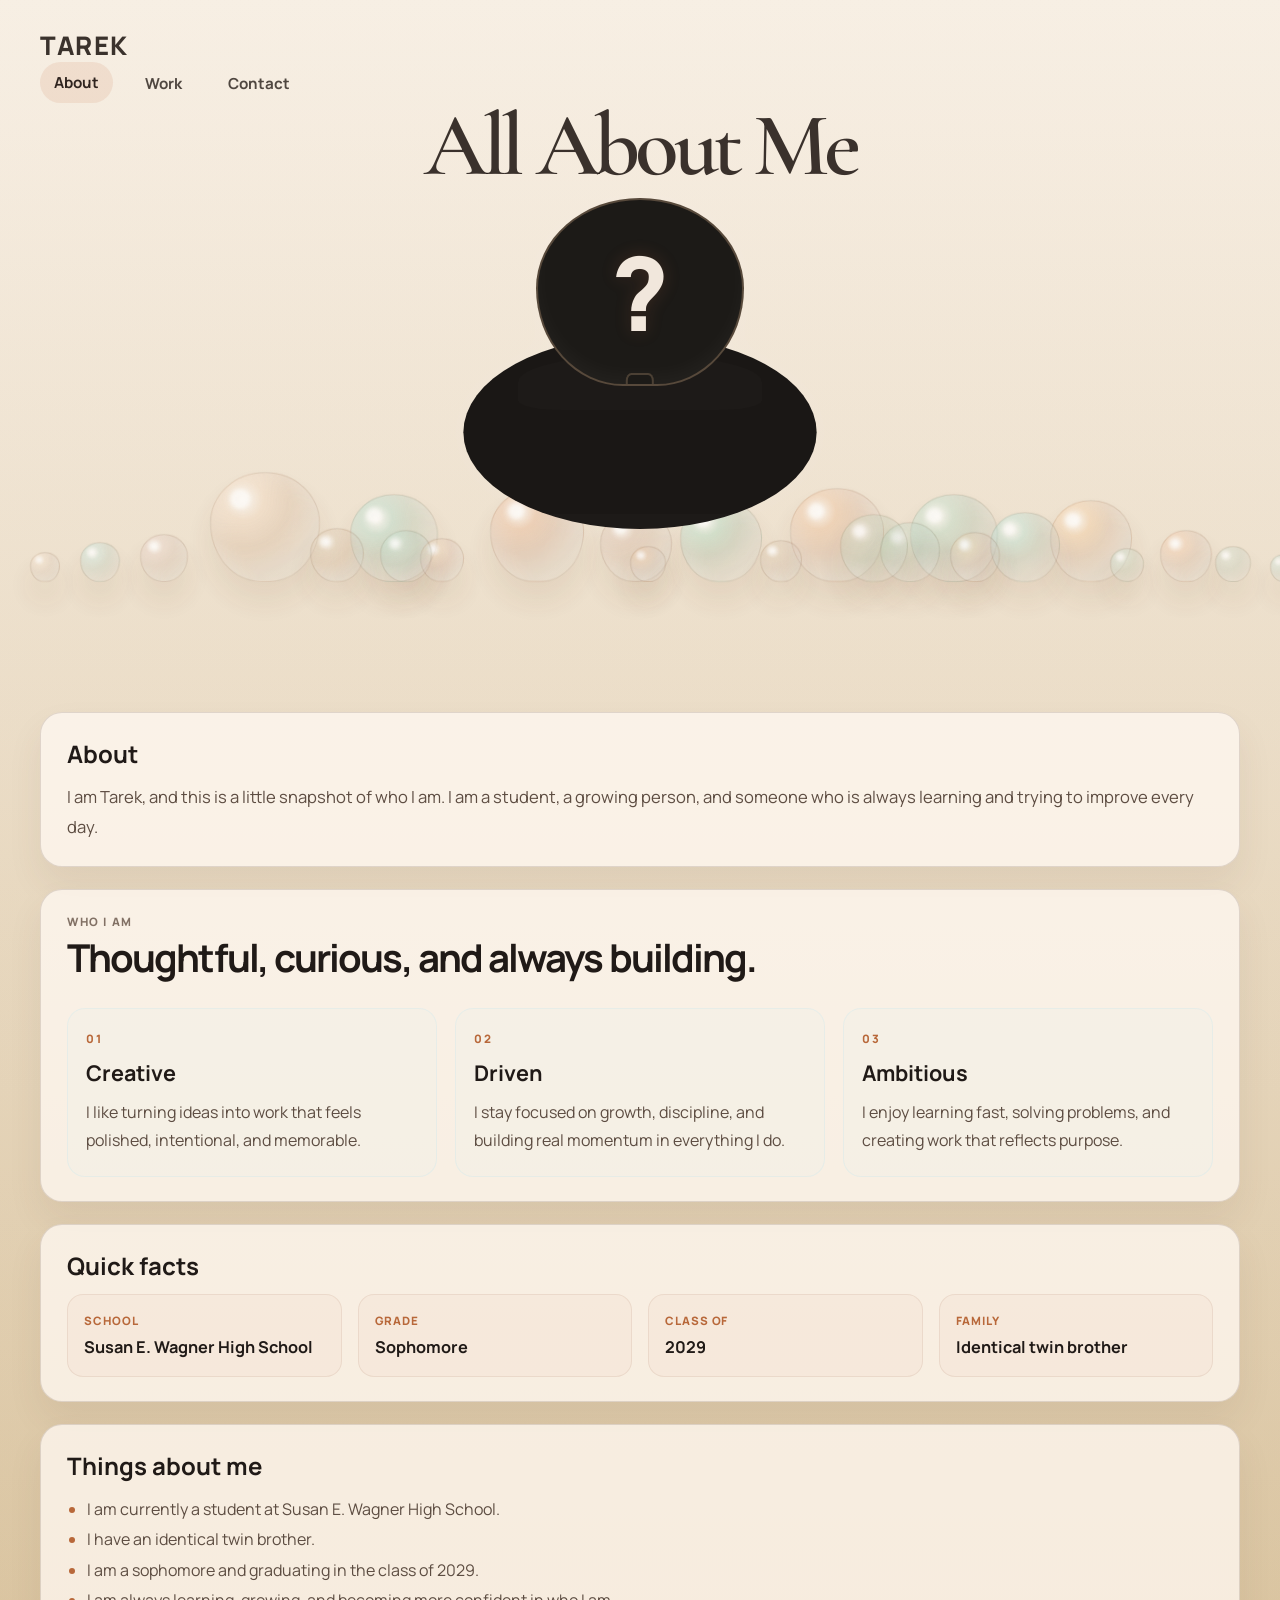
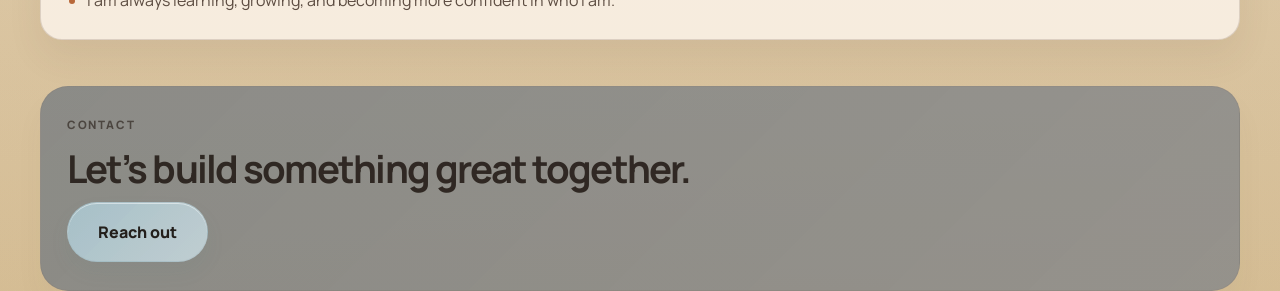
<file: index.html>
<!DOCTYPE html>
<html lang="en">
  <head>
    <meta charset="UTF-8" />
    <meta name="viewport" content="width=device-width, initial-scale=1.0" />
    <title>All About Me</title>
    <meta
      name="description"
      content="A personal website about me, including my story, interests, and goals."
    />
    <link rel="preconnect" href="https://fonts.googleapis.com" />
    <link rel="preconnect" href="https://fonts.gstatic.com" crossorigin />
    <link
      href="https://fonts.googleapis.com/css2?family=Cormorant+Garamond:wght@500;600;700&family=Manrope:wght@400;500;600;700;800&display=swap"
      rel="stylesheet"
    />
    <link rel="stylesheet" href="styles.css" />
  </head>
  <body>
    <div class="hero-shell">
      <div class="background-bubbles" aria-hidden="true">
        <span class="bubble bubble-one"></span>
        <span class="bubble bubble-two"></span>
        <span class="bubble bubble-three"></span>
        <span class="bubble bubble-four"></span>
        <span class="bubble bubble-five"></span>
        <span class="bubble bubble-six"></span>
        <span class="bubble bubble-seven"></span>
        <span class="bubble bubble-eight"></span>
        <span class="bubble bubble-nine"></span>
        <span class="bubble bubble-ten"></span>
        <span class="bubble bubble-eleven"></span>
        <span class="bubble bubble-twelve"></span>
        <span class="bubble bubble-thirteen"></span>
        <span class="bubble bubble-fourteen"></span>
        <span class="bubble bubble-fifteen"></span>
        <span class="bubble bubble-sixteen"></span>
        <span class="bubble bubble-seventeen"></span>
        <span class="bubble bubble-eighteen"></span>
        <span class="bubble bubble-nineteen"></span>
        <span class="bubble bubble-twenty"></span>
        <span class="bubble bubble-twenty-one"></span>
        <span class="bubble bubble-twenty-two"></span>
        <span class="bubble bubble-twenty-three"></span>
        <span class="bubble bubble-twenty-four"></span>
      </div>

      <div class="page-shell">
        <header class="hero reveal">
        <nav class="topbar">
          <div class="brand">Tarek</div>
          <div class="nav-links">
            <a href="#about" class="nav-link active">About</a>
            <a href="work.html" class="nav-link">Work</a>
            <a href="contact.html" class="nav-link">Contact</a>
          </div>
        </nav>

        <div class="hero-content">
          <div class="headline-block">
            <h1 id="page-title">All About Me</h1>
          </div>

          <div class="hero-figure" aria-hidden="true">
            <div class="figure-head">
              <div class="question-mark">?</div>
            </div>
            <div class="figure-body"></div>
          </div>
        </div>
        </header>

        <main class="content">
          <section class="about card reveal" id="about">
            <h2>About</h2>
            <p id="blurb">
              I’m Tarek — a driven, creative, and curious student who enjoys turning ideas into real work. I’m focused on growth, building meaningful projects, and learning the skills that help me stand out.
            </p>
          </section>

          <section class="story card reveal">
            <div class="story-header">
              <p class="eyebrow">Who I am</p>
              <h2>Thoughtful, curious, and always building.</h2>
            </div>

            <div class="story-grid">
              <article class="story-item">
                <span class="story-number">01</span>
                <h3>Creative</h3>
                <p>I like turning ideas into work that feels polished, intentional, and memorable.</p>
              </article>

              <article class="story-item">
                <span class="story-number">02</span>
                <h3>Driven</h3>
                <p>I stay focused on growth, discipline, and building real momentum in everything I do.</p>
              </article>

              <article class="story-item">
                <span class="story-number">03</span>
                <h3>Ambitious</h3>
                <p>I enjoy learning fast, solving problems, and creating work that reflects purpose.</p>
              </article>
            </div>
          </section>

          <section class="facts card reveal">
            <h2>Quick facts</h2>
            <div class="facts-grid" id="facts-grid">
              <div class="fact-item">
                <span class="fact-label">School</span>
                <span class="fact-value">Susan E. Wagner High School</span>
              </div>
              <div class="fact-item">
                <span class="fact-label">Focus</span>
                <span class="fact-value">Creative problem-solving</span>
              </div>
              <div class="fact-item">
                <span class="fact-label">Mindset</span>
                <span class="fact-value">Driven and adaptable</span>
              </div>
              <div class="fact-item">
                <span class="fact-label">Goal</span>
                <span class="fact-value">Build meaningful work</span>
              </div>
            </div>
          </section>

          <section class="details card reveal">
            <h2>Things about me</h2>
            <ul id="details-list">
              <li>Creative thinker with a strong work ethic and a desire to keep improving.</li>
              <li>Interested in technology, design, and projects that make an impact.</li>
              <li>Someone who takes initiative, values discipline, and enjoys learning fast.</li>
              <li>Focused on building a future rooted in ambition, creativity, and purpose.</li>
            </ul>
          </section>

          <section class="contact-callout reveal">
            <p class="eyebrow">Contact</p>
            <h3>Let’s build something great together.</h3>
            <a href="contact.html">Reach out</a>
          </section>
        </main>
      </div>
    </div>

    <script src="script.js"></script>
  </body>
</html>
</file>
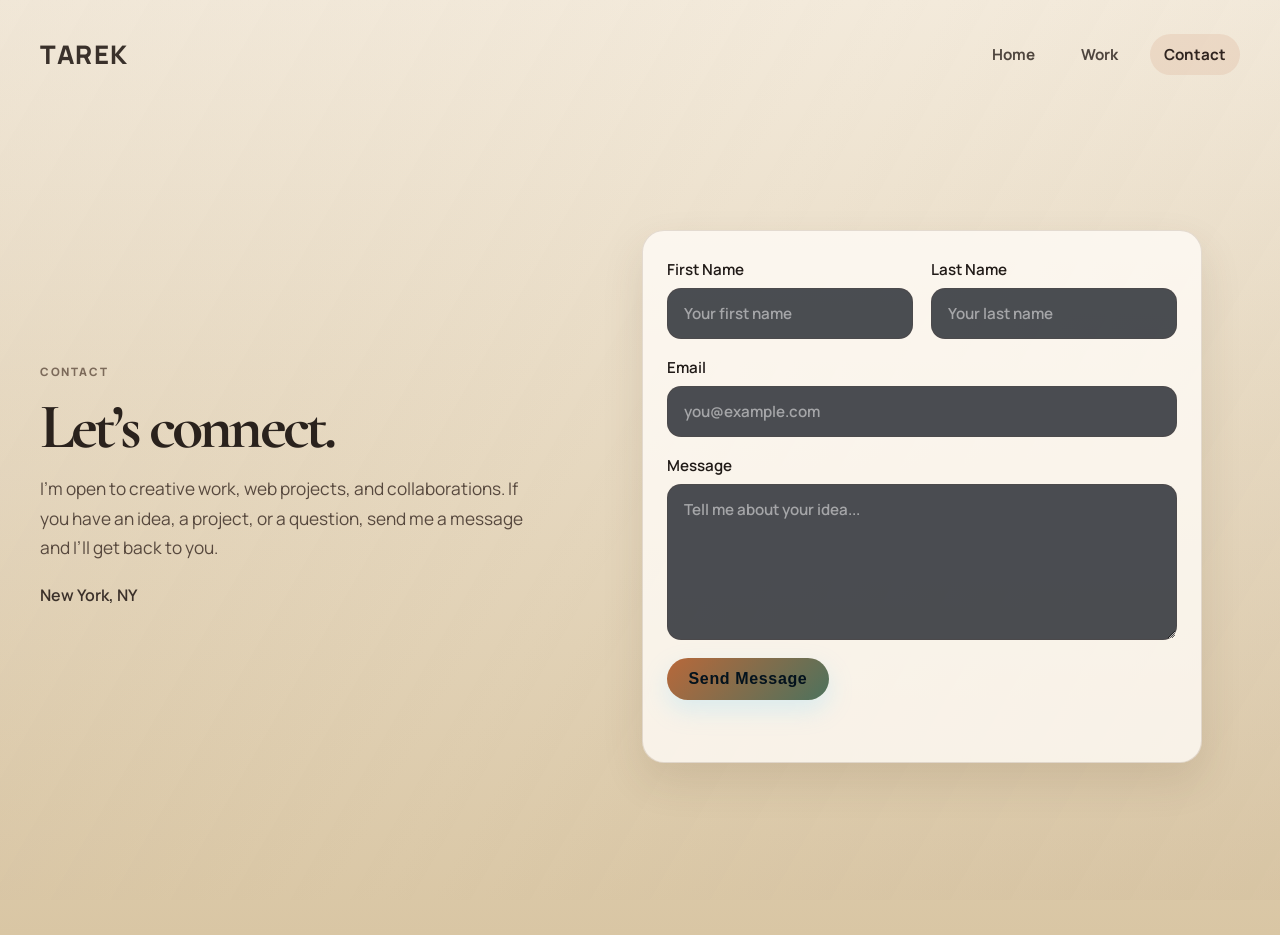
<file: contact.html>
<!DOCTYPE html>
<html lang="en">
  <head>
    <meta charset="UTF-8" />
    <meta name="viewport" content="width=device-width, initial-scale=1.0" />
    <title>Contact | Tarek</title>
    <meta name="description" content="Contact page for Tarek." />
    <link rel="preconnect" href="https://fonts.googleapis.com" />
    <link rel="preconnect" href="https://fonts.gstatic.com" crossorigin />
    <link
      href="https://fonts.googleapis.com/css2?family=Cormorant+Garamond:wght@500;600;700&family=Manrope:wght@400;500;600;700;800&display=swap"
      rel="stylesheet"
    />
    <link rel="stylesheet" href="styles.css" />
  </head>
  <body class="contact-body">
    <div class="page-shell contact-shell">
      <header class="topbar-wrap">
        <nav class="site-nav" aria-label="Main navigation">
          <div class="brand">Tarek</div>
          <div class="nav-links">
            <a href="index.html">Home</a>
            <a href="work.html">Work</a>
            <a href="contact.html" class="active">Contact</a>
          </div>
        </nav>
      </header>

      <main class="contact-content">
        <section class="contact-copy">
          <p class="eyebrow">Contact</p>
          <h1>Let’s connect.</h1>
          <p class="lead">
            I’m open to creative work, web projects, and collaborations. If you have an idea,
            a project, or a question, send me a message and I’ll get back to you.
          </p>

          <div class="contact-details">
            <span>New York, NY</span>
          </div>
        </section>

        <section class="contact-panel">
          <form id="contact-form" class="contact-form" method="post" action="/contact">
            <div class="field-row two-up">
              <label class="contact-field">
                <span>First Name</span>
                <input type="text" name="firstName" placeholder="Your first name" required />
              </label>

              <label class="contact-field">
                <span>Last Name</span>
                <input type="text" name="lastName" placeholder="Your last name" required />
              </label>
            </div>

            <label class="contact-field">
              <span>Email</span>
              <input type="email" name="email" placeholder="you@example.com" required />
            </label>

            <label class="contact-field">
              <span>Message</span>
              <textarea name="message" rows="6" placeholder="Tell me about your idea..." required></textarea>
            </label>

            <button type="submit">Send Message</button>
            <p id="form-status" class="form-status" aria-live="polite"></p>
          </form>
        </section>
      </main>
    </div>

    <script>
      const form = document.getElementById('contact-form');
      const status = document.getElementById('form-status');

      function validateEmail(value) {
        const emailPattern = /^[^\s@]+@[^\s@]+\.[^\s@]+$/;
        return emailPattern.test(value.trim());
      }

      form.addEventListener('submit', function (event) {
        event.preventDefault();

        const formData = new FormData(form);
        const firstName = (formData.get('firstName') || '').toString().trim();
        const lastName = (formData.get('lastName') || '').toString().trim();
        const email = (formData.get('email') || '').toString().trim();
        const message = (formData.get('message') || '').toString().trim();

        if (!firstName || !lastName || !message) {
          status.textContent = 'Please fill in your first name, last name, and message.';
          status.classList.add('error');
          return;
        }

        if (!validateEmail(email)) {
          status.textContent = 'Please enter a valid email address.';
          status.classList.add('error');
          form.querySelector('input[name="email"]').focus();
          return;
        }

        status.textContent = 'Sending message...';
        status.classList.remove('error');

        setTimeout(() => {
          status.textContent = 'Message sent successfully.';
          form.reset();
          status.classList.remove('error');
        }, 500);
      });
    </script>
  </body>
</html>
</file>
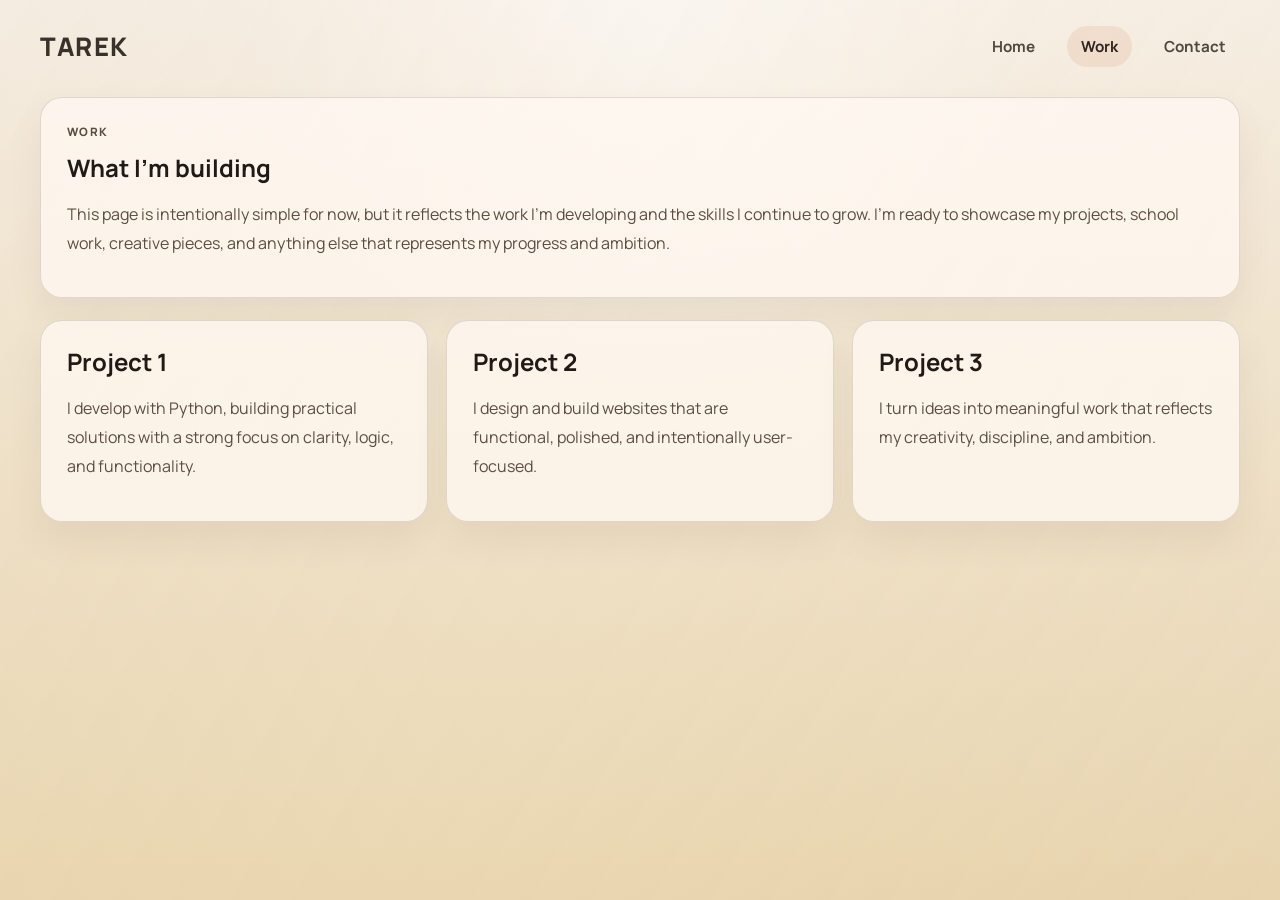
<file: work.html>
<!DOCTYPE html>
<html lang="en">
  <head>
    <meta charset="UTF-8" />
    <meta name="viewport" content="width=device-width, initial-scale=1.0" />
    <title>Work | Tarek</title>
    <meta name="description" content="Work and projects page for Tarek." />
    <link rel="preconnect" href="https://fonts.googleapis.com" />
    <link rel="preconnect" href="https://fonts.gstatic.com" crossorigin />
    <link
      href="https://fonts.googleapis.com/css2?family=Cormorant+Garamond:wght@500;600;700&family=Manrope:wght@400;500;600;700;800&display=swap"
      rel="stylesheet"
    />
    <link rel="stylesheet" href="styles.css" />
  </head>
  <body>
    <div class="bubble-layer" aria-hidden="true"></div>

    <div class="page-shell">
      <header class="topbar-wrap reveal">
        <nav class="site-nav" aria-label="Main navigation">
          <div class="brand">Tarek</div>
          <div class="nav-links">
            <a href="index.html">Home</a>
            <a href="work.html" class="active">Work</a>
            <a href="contact.html">Contact</a>
          </div>
        </nav>
      </header>

      <main class="content-page reveal">
        <section class="page-card">
          <p class="section-tag">Work</p>
          <h1>What I’m building</h1>
          <p>
            This page is intentionally simple for now, but it reflects the work I’m developing and the
            skills I continue to grow. I’m ready to showcase my projects, school work, creative pieces,
            and anything else that represents my progress and ambition.
          </p>
        </section>

        <section class="work-grid">
          <article class="mini-card reveal">
            <h2>Project 1</h2>
            <p>I develop with Python, building practical solutions with a strong focus on clarity, logic, and functionality.</p>
          </article>
          <article class="mini-card reveal">
            <h2>Project 2</h2>
            <p>I design and build websites that are functional, polished, and intentionally user-focused.</p>
          </article>
          <article class="mini-card reveal">
            <h2>Project 3</h2>
            <p>I turn ideas into meaningful work that reflects my creativity, discipline, and ambition.</p>
          </article>
        </section>
      </main>
    </div>

    <script src="script.js"></script>
  </body>
</html>
</file>
<file: styles.css>
:root {
  --bg: #f8f2e9;
  --bg-deep: #e7d3b0;
  --panel: rgba(255, 250, 244, 0.8);
  --text: #201a17;
  --muted: #5d4d42;
  --accent: #b8683a;
  --accent-2: #4d725d;
  --border: rgba(82, 60, 46, 0.16);
  --shadow: 0 20px 42px rgba(76, 52, 36, 0.1);
}

* {
  box-sizing: border-box;
}

html {
  scroll-behavior: smooth;
}

body {
  margin: 0;
  min-height: 100vh;
  font-family: "Manrope", Arial, sans-serif;
  background:
    radial-gradient(circle at top, rgba(255,255,255,0.45), transparent 36%),
    linear-gradient(180deg, #f7efe4 0%, #ead7b1 100%);
  color: var(--text);
  overflow-x: hidden;
}

body::before {
  content: "";
  position: fixed;
  inset: 0;
  pointer-events: none;
  background: linear-gradient(120deg, rgba(120, 90, 63, 0.02), rgba(255,255,255,0.08), rgba(120, 90, 63, 0.02));
  mix-blend-mode: multiply;
}

img {
  max-width: 100%;
  display: block;
}

.hero-shell {
  position: relative;
  overflow: hidden;
  background:
    linear-gradient(180deg, rgba(255,255,255,0.15), rgba(90, 66, 46, 0.02)),
    linear-gradient(180deg, #f6ecdf 0%, #d7bf96 100%);
  min-height: 100vh;
}

.background-bubbles {
  position: absolute;
  left: 50%;
  top: 380px;
  bottom: auto;
  width: min(1280px, 100vw);
  height: 220px;
  transform: translateX(-50%);
  z-index: 0;
  pointer-events: none;
  overflow: visible;
  opacity: 1;
}

.bubble {
  position: absolute;
  left: calc(50% + var(--offsetX, 0px));
  bottom: 18px;
  width: 56px;
  height: 56px;
  border-radius: 50% 50% 46% 46% / 46% 46% 54% 54%;
  border: 1px solid rgba(121, 86, 63, 0.14);
  box-shadow: inset -18px -16px 20px rgba(255,255,255,0.12), inset 12px 10px 18px rgba(255,255,255,0.14), 0 18px 30px rgba(127, 79, 49, 0.12);
  opacity: 0.82;
  animation: balloonLift var(--duration, 14s) ease-in infinite;
  animation-delay: var(--delay, 0s);
  will-change: transform, opacity;
}

.bubble::before {
  content: "";
  position: absolute;
  left: 18%;
  top: 15%;
  width: 18%;
  height: 18%;
  border-radius: 50%;
  background: rgba(255,255,255,0.8);
  filter: blur(2px);
}

.bubble-one {
  --offsetX: -430px;
  width: 110px;
  height: 110px;
  --duration: 13s;
  --delay: -0.4s;
  --drift: 18px;
  background: radial-gradient(circle at 30% 25%, rgba(255,255,255,0.72), rgba(243, 214, 188, 0.44) 18%, rgba(200, 156, 122, 0.26) 42%, rgba(88, 64, 49, 0.08) 72%, rgba(255,255,255,0) 100%);
}

.bubble-two {
  --offsetX: -290px;
  width: 88px;
  height: 88px;
  --duration: 15.5s;
  --delay: -3.2s;
  --drift: 20px;
  background: radial-gradient(circle at 30% 28%, rgba(255,255,255,0.72), rgba(165, 216, 201, 0.46) 18%, rgba(109, 165, 145, 0.22) 42%, rgba(52, 72, 64, 0.08) 72%, rgba(255,255,255,0) 100%);
}

.bubble-three {
  --offsetX: -150px;
  width: 94px;
  height: 94px;
  --duration: 12.8s;
  --delay: -4.8s;
  --drift: -16px;
  background: radial-gradient(circle at 30% 25%, rgba(255,255,255,0.7), rgba(233, 173, 134, 0.42) 18%, rgba(175, 105, 74, 0.2) 42%, rgba(82, 50, 38, 0.08) 72%, rgba(255,255,255,0) 100%);
}

.bubble-four {
  --offsetX: -40px;
  width: 72px;
  height: 72px;
  --duration: 16.2s;
  --delay: -6.7s;
  --drift: 12px;
  background: radial-gradient(circle at 30% 25%, rgba(255,255,255,0.68), rgba(210, 176, 157, 0.42) 18%, rgba(164, 114, 88, 0.2) 42%, rgba(72, 52, 44, 0.08) 72%, rgba(255,255,255,0) 100%);
}

.bubble-five {
  --offsetX: 40px;
  width: 82px;
  height: 82px;
  --duration: 17.4s;
  --delay: -8.9s;
  --drift: -18px;
  background: radial-gradient(circle at 30% 25%, rgba(255,255,255,0.7), rgba(160, 216, 192, 0.44) 18%, rgba(93, 144, 121, 0.22) 42%, rgba(31, 56, 49, 0.08) 72%, rgba(255,255,255,0) 100%);
}

.bubble-six {
  --offsetX: 150px;
  width: 94px;
  height: 94px;
  --duration: 14.4s;
  --delay: -10.1s;
  --drift: 18px;
  background: radial-gradient(circle at 30% 25%, rgba(255,255,255,0.68), rgba(237, 181, 137, 0.42) 18%, rgba(182, 112, 77, 0.2) 42%, rgba(63, 42, 35, 0.08) 72%, rgba(255,255,255,0) 100%);
}

.bubble-seven {
  --offsetX: 270px;
  width: 88px;
  height: 88px;
  --duration: 13.6s;
  --delay: -11.4s;
  --drift: -16px;
  background: radial-gradient(circle at 30% 25%, rgba(255,255,255,0.7), rgba(169, 215, 195, 0.42) 18%, rgba(96, 149, 129, 0.22) 42%, rgba(40, 66, 57, 0.08) 72%, rgba(255,255,255,0) 100%);
}

.bubble-eight {
  --offsetX: 410px;
  width: 82px;
  height: 82px;
  --duration: 18s;
  --delay: -13.8s;
  --drift: 16px;
  background: radial-gradient(circle at 30% 25%, rgba(255,255,255,0.7), rgba(244, 196, 145, 0.42) 18%, rgba(181, 120, 80, 0.2) 42%, rgba(60, 43, 36, 0.08) 72%, rgba(255,255,255,0) 100%);
}

.bubble-nine {
  --offsetX: -330px;
  width: 54px;
  height: 54px;
  --duration: 12.3s;
  --delay: -2.8s;
  --drift: -14px;
  background: radial-gradient(circle at 30% 25%, rgba(255,255,255,0.68), rgba(210, 185, 153, 0.38) 18%, rgba(166, 112, 64, 0.2) 42%, rgba(51, 37, 30, 0.08) 72%, rgba(255,255,255,0) 100%);
}

.bubble-ten {
  --offsetX: 350px;
  width: 70px;
  height: 70px;
  --duration: 15.8s;
  --delay: -9.6s;
  --drift: 14px;
  background: radial-gradient(circle at 30% 25%, rgba(255,255,255,0.7), rgba(163, 222, 211, 0.4) 18%, rgba(90, 146, 129, 0.2) 42%, rgba(35, 56, 49, 0.08) 72%, rgba(255,255,255,0) 100%);
}

.bubble-eleven {
  --offsetX: -220px;
  width: 44px;
  height: 44px;
  --duration: 14.1s;
  --delay: -5.6s;
  --drift: -12px;
  background: radial-gradient(circle at 30% 25%, rgba(255,255,255,0.7), rgba(233, 196, 158, 0.38) 18%, rgba(170, 104, 77, 0.2) 42%, rgba(68, 41, 35, 0.08) 72%, rgba(255,255,255,0) 100%);
}

.bubble-twelve {
  --offsetX: 240px;
  width: 60px;
  height: 60px;
  --duration: 13.2s;
  --delay: -7.6s;
  --drift: 12px;
  background: radial-gradient(circle at 30% 25%, rgba(255,255,255,0.7), rgba(178, 214, 192, 0.38) 18%, rgba(99, 142, 114, 0.18) 42%, rgba(43, 67, 56, 0.08) 72%, rgba(255,255,255,0) 100%);
}

.bubble-thirteen {
  --offsetX: -10px;
  width: 36px;
  height: 36px;
  --duration: 12.9s;
  --delay: -12.4s;
  --drift: -12px;
  background: radial-gradient(circle at 30% 25%, rgba(255,255,255,0.68), rgba(223, 178, 132, 0.38) 18%, rgba(156, 109, 72, 0.18) 42%, rgba(67, 42, 36, 0.08) 72%, rgba(255,255,255,0) 100%);
}

.bubble-fourteen {
  --offsetX: 200px;
  width: 68px;
  height: 68px;
  --duration: 16.8s;
  --delay: -14.6s;
  --drift: -14px;
  background: radial-gradient(circle at 30% 25%, rgba(255,255,255,0.7), rgba(191, 205, 179, 0.42) 18%, rgba(108, 145, 102, 0.2) 42%, rgba(42, 60, 39, 0.08) 72%, rgba(255,255,255,0) 100%);
}

.bubble-fifteen {
  --offsetX: 120px;
  width: 42px;
  height: 42px;
  --duration: 11.9s;
  --delay: -10.8s;
  --drift: 12px;
  background: radial-gradient(circle at 30% 25%, rgba(255,255,255,0.68), rgba(206, 179, 144, 0.38) 18%, rgba(149, 100, 68, 0.18) 42%, rgba(62, 43, 34, 0.08) 72%, rgba(255,255,255,0) 100%);
}

.bubble-sixteen {
  --offsetX: -260px;
  width: 52px;
  height: 52px;
  --duration: 14.5s;
  --delay: -8.5s;
  --drift: -16px;
  background: radial-gradient(circle at 30% 25%, rgba(255,255,255,0.68), rgba(179, 214, 194, 0.38) 18%, rgba(92, 143, 111, 0.2) 42%, rgba(38, 59, 46, 0.08) 72%, rgba(255,255,255,0) 100%);
}

.bubble-seventeen {
  --offsetX: 310px;
  width: 50px;
  height: 50px;
  --duration: 12.1s;
  --delay: -4.1s;
  --drift: 10px;
  background: radial-gradient(circle at 30% 25%, rgba(255,255,255,0.68), rgba(229, 197, 154, 0.38) 18%, rgba(166, 109, 74, 0.18) 42%, rgba(57, 41, 33, 0.08) 72%, rgba(255,255,255,0) 100%);
}

.bubble-eighteen {
  --offsetX: 470px;
  width: 34px;
  height: 34px;
  --duration: 13.7s;
  --delay: -6.2s;
  --drift: -10px;
  background: radial-gradient(circle at 30% 25%, rgba(255,255,255,0.68), rgba(190, 218, 196, 0.4) 18%, rgba(103, 147, 105, 0.18) 42%, rgba(40, 62, 41, 0.08) 72%, rgba(255,255,255,0) 100%);
}

.bubble-nineteen {
  --offsetX: -500px;
  width: 48px;
  height: 48px;
  --duration: 16.5s;
  --delay: -1.8s;
  --drift: -14px;
  background: radial-gradient(circle at 30% 25%, rgba(255,255,255,0.72), rgba(224, 195, 184, 0.42) 18%, rgba(164, 120, 100, 0.2) 42%, rgba(68, 52, 45, 0.08) 72%, rgba(255,255,255,0) 100%);
}

.bubble-twenty {
  --offsetX: -560px;
  width: 40px;
  height: 40px;
  --duration: 14.9s;
  --delay: -7.8s;
  --drift: 16px;
  background: radial-gradient(circle at 30% 25%, rgba(255,255,255,0.68), rgba(176, 221, 214, 0.4) 18%, rgba(95, 149, 130, 0.2) 42%, rgba(42, 63, 57, 0.08) 72%, rgba(255,255,255,0) 100%);
}

.bubble-twenty-one {
  --offsetX: 520px;
  width: 52px;
  height: 52px;
  --duration: 15.6s;
  --delay: -8.7s;
  --drift: -18px;
  background: radial-gradient(circle at 30% 25%, rgba(255,255,255,0.7), rgba(238, 185, 146, 0.42) 18%, rgba(170, 108, 74, 0.2) 42%, rgba(70, 44, 36, 0.08) 72%, rgba(255,255,255,0) 100%);
}

.bubble-twenty-two {
  --offsetX: 575px;
  width: 36px;
  height: 36px;
  --duration: 13.9s;
  --delay: -10.4s;
  --drift: 12px;
  background: radial-gradient(circle at 30% 25%, rgba(255,255,255,0.68), rgba(185, 204, 184, 0.38) 18%, rgba(102, 140, 112, 0.2) 42%, rgba(40, 58, 47, 0.08) 72%, rgba(255,255,255,0) 100%);
}

.bubble-twenty-three {
  --offsetX: -610px;
  width: 30px;
  height: 30px;
  --duration: 12.4s;
  --delay: -5.4s;
  --drift: 11px;
  background: radial-gradient(circle at 30% 25%, rgba(255,255,255,0.68), rgba(232, 204, 174, 0.36) 18%, rgba(164, 116, 81, 0.18) 42%, rgba(64, 42, 35, 0.08) 72%, rgba(255,255,255,0) 100%);
}

.bubble-twenty-four {
  --offsetX: 630px;
  width: 28px;
  height: 28px;
  --duration: 11.8s;
  --delay: -9.1s;
  --drift: -11px;
  background: radial-gradient(circle at 30% 25%, rgba(255,255,255,0.68), rgba(178, 216, 205, 0.38) 18%, rgba(90, 142, 126, 0.18) 42%, rgba(32, 53, 49, 0.08) 72%, rgba(255,255,255,0) 100%);
}

@keyframes balloonLift {
  0% {
    transform: translate3d(0, 0, 0) scale(0.8) rotate(-2deg);
    opacity: 0.18;
  }
  18% {
    opacity: 0.52;
  }
  38% {
    transform: translate3d(calc(var(--drift) * 0.5), -30px, 0) scale(0.9) rotate(2deg);
    opacity: 0.62;
  }
  62% {
    transform: translate3d(calc(var(--drift) * 0.9), -80px, 0) scale(1.02) rotate(-1deg);
    opacity: 0.48;
  }
  100% {
    transform: translate3d(calc(var(--drift) * -0.4), -150px, 0) scale(1.08) rotate(4deg);
    opacity: 0.18;
  }
}

.page-shell {
  position: relative;
  z-index: 1;
  width: min(1340px, calc(100% - 32px));
  margin: 0 auto;
  padding-top: 18px;
}

.contact-body {
  margin: 0;
  min-height: 100vh;
  background: linear-gradient(180deg, #f3eadb 0%, #d9c6a4 100%);
  color: #1d1a17;
  font-family: "Manrope", Arial, sans-serif;
}

* {
  box-sizing: border-box;
}

html {
  scroll-behavior: smooth;
}

body {
  margin: 0;
}

.page-shell {
  width: min(1200px, calc(100% - 32px));
  margin: 0 auto;
}

.contact-shell {
  padding-top: 26px;
  padding-bottom: 70px;
}

.topbar-wrap {
  padding-top: 8px;
}

.site-nav {
  display: flex;
  justify-content: space-between;
  align-items: center;
  gap: 16px;
  margin-bottom: 30px;
}

.brand {
  color: rgba(34, 26, 21, 0.92);
  font-weight: 800;
  letter-spacing: 0.08em;
  text-transform: uppercase;
  font-size: clamp(1.4rem, 2vw, 2rem);
}

.nav-links {
  display: flex;
  flex-wrap: wrap;
  gap: 10px;
  align-items: center;
}

.nav-links a {
  color: rgba(37, 29, 24, 0.8);
  text-decoration: none;
  font-size: 0.95rem;
  font-weight: 700;
  padding: 10px 14px;
  border-radius: 999px;
  transition: background 0.2s ease, color 0.2s ease;
}

.nav-links a.active,
.nav-links a:hover {
  background: rgba(199, 109, 70, 0.12);
  color: #2f241f;
}

.contact-content {
  display: grid;
  grid-template-columns: 0.9fr 1.1fr;
  gap: 42px;
  align-items: center;
  min-height: calc(100vh - 140px);
}

.contact-copy {
  display: grid;
  gap: 18px;
  padding: 20px 0;
}

.eyebrow {
  margin: 0;
  color: rgba(79, 58, 46, 0.7);
  text-transform: uppercase;
  letter-spacing: 0.14em;
  font-size: 0.72rem;
  font-weight: 800;
}

.contact-copy h1 {
  margin: 0;
  color: #2a221d;
  font-size: clamp(3.4rem, 5vw, 5.7rem);
  line-height: 0.93;
  letter-spacing: -0.06em;
  font-family: "Cormorant Garamond", Georgia, serif;
  font-weight: 700;
}

.lead {
  margin: 0;
  max-width: 500px;
  color: rgba(56, 42, 34, 0.82);
  font-size: 1.08rem;
  line-height: 1.7;
}

.contact-details {
  display: flex;
  flex-direction: column;
  gap: 8px;
  margin-top: 4px;
}

.contact-details a,
.contact-details span {
  color: rgba(41, 31, 27, 0.9);
  text-decoration: none;
  font-size: 1rem;
  font-weight: 600;
}

.contact-panel {
  display: flex;
  justify-content: center;
  align-items: center;
}

.contact-form {
  width: min(100%, 560px);
  padding: 28px 24px 24px;
  border-radius: 22px;
  border: 1px solid rgba(117, 88, 67, 0.18);
  background: rgba(255, 252, 247, 0.8);
  box-shadow: 0 18px 42px rgba(84, 58, 36, 0.12);
  display: grid;
  gap: 18px;
}

.field-row {
  display: grid;
  gap: 18px;
}

.field-row.two-up {
  grid-template-columns: repeat(2, minmax(0, 1fr));
}

.contact-field {
  display: grid;
  gap: 8px;
  color: rgba(42, 32, 27, 0.9);
  font-size: 0.95rem;
  font-weight: 700;
}

.contact-field input,
.contact-field textarea {
  width: 100%;
  border: 1px solid rgba(116, 91, 73, 0.2);
  border-radius: 12px;
  background: rgba(255, 255, 255, 0.6);
  color: #1f1a16;
  padding: 14px 16px;
  font: inherit;
  box-sizing: border-box;
}

.contact-field input::placeholder,
.contact-field textarea::placeholder {
  color: rgba(78, 61, 52, 0.5);
}

.contact-field textarea {
  min-height: 140px;
  resize: vertical;
}

.contact-form button {
  width: 100%;
  border: none;
  border-radius: 12px;
  padding: 15px 18px;
  background: linear-gradient(135deg, #d87a4a, #b85d3b);
  color: #fffaf5;
  font-size: 1rem;
  font-weight: 800;
  cursor: pointer;
  letter-spacing: 0.04em;
}

.form-status {
  margin: 0;
  min-height: 20px;
  font-size: 0.92rem;
  color: rgba(56, 40, 31, 0.8);
}

.form-status.error {
  color: #8d3d2a;
}

.contact-form button:hover {
  filter: brightness(1.04);
}

.contact-field input:focus,
.contact-field textarea:focus,
.contact-form button:focus {
  outline: 2px solid rgba(255, 255, 255, 0.5);
  outline-offset: 2px;
}

@media (max-width: 820px) {
  .contact-content {
    grid-template-columns: 1fr;
    gap: 28px;
    min-height: unset;
  }

  .field-row.two-up {
    grid-template-columns: 1fr;
  }

  .site-nav {
    flex-direction: column;
    align-items: flex-start;
  }
}

@media (max-width: 560px) {
  .page-shell {
    width: min(100% - 18px, 1200px);
  }

  .contact-form {
    padding: 22px 18px;
  }
}

.story {
  display: grid;
  gap: 18px;
}

.story-header {
  display: grid;
  gap: 8px;
}

.story-header h2 {
  margin: 0;
  font-size: clamp(2rem, 3vw, 3rem);
  line-height: 1.08;
  letter-spacing: -0.05em;
  color: var(--text);
}

.story-grid {
  display: grid;
  grid-template-columns: repeat(3, minmax(0, 1fr));
  gap: 18px;
}

.story-item {
  padding: 22px 18px;
  border-radius: 18px;
  border: 1px solid rgba(126, 217, 255, 0.12);
  background: rgba(126, 217, 255, 0.03);
  display: grid;
  gap: 12px;
}

.story-number {
  color: var(--accent);
  font-size: 0.72rem;
  font-weight: 800;
  letter-spacing: 0.14em;
  text-transform: uppercase;
}

.story-item h3 {
  margin: 0;
  font-size: 1.35rem;
  color: var(--text);
}

.story-item p {
  margin: 0;
  color: var(--muted);
  line-height: 1.7;
}

.contact-callout {
  display: grid;
  gap: 12px;
  margin-top: 24px;
  padding: 28px 26px;
  border-radius: 28px;
  border: 1px solid rgba(125, 101, 81, 0.12);
  background: linear-gradient(135deg, rgba(115, 122, 128, 0.76), rgba(124, 129, 136, 0.72));
  box-shadow: 0 18px 30px rgba(88, 65, 44, 0.04);
}

.contact-callout h3 {
  margin: 0;
  font-size: clamp(2rem, 3vw, 3rem);
  line-height: 1.08;
  letter-spacing: -0.05em;
  color: rgba(41, 34, 29, 0.94);
}

.contact-callout p {
  margin: 0;
  color: rgba(55, 47, 41, 0.75);
  line-height: 1.8;
}

.contact-callout a {
  display: inline-flex;
  width: fit-content;
  border-radius: 999px;
  background: linear-gradient(135deg, rgba(167, 195, 203, 0.95), rgba(197, 212, 217, 0.92));
  color: rgba(29, 24, 20, 0.96);
  text-decoration: none;
  padding: 18px 30px;
  border: 1px solid rgba(142, 170, 178, 0.22);
  font-weight: 800;
  box-shadow: inset 0 1px 0 rgba(255,255,255,0.48), 0 10px 18px rgba(98, 125, 130, 0.1);
  transition: transform 0.2s ease, box-shadow 0.2s ease;
}

.contact-callout a:hover {
  transform: translateY(-1px);
  box-shadow: inset 0 1px 0 rgba(255,255,255,0.6), 0 14px 20px rgba(98, 125, 130, 0.12);
}

@media (max-width: 860px) {
  .story-grid {
    grid-template-columns: 1fr;
  }
}

@media (max-width: 700px) {
  .contact-layout {
    grid-template-columns: 1fr;
  }

  .field-row.two-up {
    grid-template-columns: 1fr;
  }

  .site-nav {
    flex-direction: column;
    align-items: flex-start;
  }
}

@media (max-width: 700px) {
  .contact-shell {
    padding-left: 18px;
    padding-right: 18px;
  }

  .contact-copy h1 {
    font-size: 3.4rem;
  }
}

.nav-links {
  display: flex;
  gap: 18px;
  align-items: center;
}

.nav-link {
  color: rgba(40, 31, 25, 0.82);
  text-decoration: none;
  font-weight: 700;
  font-size: 0.95rem;
  padding: 10px 14px;
  border-radius: 999px;
  transition: background 0.2s ease, transform 0.2s ease;
}

.nav-link:hover,
.nav-link.active {
  background: rgba(199, 109, 70, 0.12);
  transform: translateY(-1px);
}

.brand {
  font-size: clamp(1.4rem, 2vw, 2rem);
  font-weight: 800;
  letter-spacing: 0.06em;
  text-transform: uppercase;
  color: rgba(38, 29, 24, 0.9);
}

.hero {
  padding: 10px 0 0;
}

.hero-content {
  display: flex;
  flex-direction: column;
  align-items: center;
  gap: 10px;
  min-height: 600px;
  position: relative;
  padding-top: 0;
}

.hero-figure {
  position: relative;
  width: min(30vw, 430px);
  aspect-ratio: 1.1;
  margin: 0 auto;
  display: flex;
  flex-direction: column;
  align-items: center;
  justify-content: flex-start;
  opacity: 1;
  filter: drop-shadow(0 0 16px rgba(255, 255, 255, 0.08));
}

.figure-head {
  position: relative;
  width: 54%;
  aspect-ratio: 1.1;
  background: #1c1a17;
  border: 2px solid rgba(198, 161, 127, 0.35);
  border-radius: 50% 50% 42% 42% / 48% 48% 52% 52%;
  z-index: 2;
  display: grid;
  place-items: center;
  overflow: hidden;
  box-shadow: inset 0 -10px 18px rgba(255,255,255,0.03);
}

.figure-head::before {
  content: "";
  position: absolute;
  left: 50%;
  bottom: -14%;
  width: 12%;
  height: 18%;
  background: #1c1a17;
  border: 2px solid rgba(198, 161, 127, 0.28);
  transform: translateX(-50%);
  border-radius: 20% 20% 12% 12%;
}

.question-mark {
  position: relative;
  display: grid;
  place-items: center;
  font-size: clamp(4.5rem, 8vw, 8rem);
  line-height: 1;
  font-weight: 900;
  color: #f1e7dc;
  font-family: "Manrope", Arial, sans-serif;
  text-shadow: 0 0 18px rgba(199, 109, 70, 0.18);
}

.figure-body {
  position: relative;
  width: 100%;
  height: 66%;
  margin-top: -18%;
  background: #1a1715;
  border: 2px solid rgba(198, 161, 127, 0.26);
  border-radius: 34% 34% 18% 18% / 28% 28% 0 0;
  clip-path: ellipse(46% 42% at 50% 50%);
  box-shadow: inset 0 -8px 16px rgba(255,255,255,0.03);
}

.figure-body::before {
  content: "";
  position: absolute;
  left: 18%;
  right: 18%;
  top: 16%;
  height: 24%;
  border-radius: 50% 50% 18% 18%;
  background: rgba(255,255,255,0.012);
}

.figure-body::after {
  content: "";
  position: absolute;
  left: 10%;
  right: 10%;
  bottom: 0;
  height: 14%;
  border-radius: 0 0 24% 24% / 0 0 18% 18%;
  background: rgba(255,255,255,0.012);
}

.headline-block {
  width: min(920px, 92vw);
  position: relative;
  z-index: 1;
  text-align: center;
}

#page-title {
  margin: 0;
  font-family: "Cormorant Garamond", Georgia, serif;
  font-size: clamp(4rem, 7vw, 8rem);
  line-height: 0.94;
  letter-spacing: -0.06em;
  font-weight: 600;
  color: rgba(38, 29, 24, 0.9);
}

@media (max-width: 700px) {
  .hero-figure {
    width: min(78vw, 420px);
  }

  .question-mark {
    font-size: clamp(4rem, 20vw, 9rem);
  }
}

.content {
  margin-top: 8px;
  display: grid;
  gap: 22px;
}

.card,
.page-card,
.mini-card,
.contact-list {
  background: rgba(255, 249, 242, 0.76);
  border: 1px solid var(--border);
  border-radius: 22px;
  padding: 24px 26px;
  box-shadow: 0 18px 35px rgba(86, 61, 46, 0.08);
}

.card h2,
.page-card h1,
.mini-card h2 {
  margin: 0 0 12px;
  color: var(--text);
}

#blurb {
  margin: 0;
  color: var(--muted);
  font-size: 1.04rem;
  line-height: 1.8;
}

.facts-grid {
  display: grid;
  grid-template-columns: repeat(auto-fit, minmax(180px, 1fr));
  gap: 16px;
}

.fact-item {
  background: rgba(199, 109, 70, 0.04);
  border: 1px solid rgba(153, 100, 73, 0.12);
  border-radius: 16px;
  padding: 18px 16px;
}

.fact-label {
  display: block;
  font-size: 0.72rem;
  text-transform: uppercase;
  letter-spacing: 0.08em;
  color: var(--accent);
  font-weight: 800;
  margin-bottom: 8px;
}

.fact-value {
  font-size: 1.02rem;
  font-weight: 700;
  color: var(--text);
}

#details-list {
  margin: 0;
  padding-left: 20px;
  color: var(--muted);
  line-height: 1.9;
}

#details-list li::marker {
  color: var(--accent);
}

.section-tag {
  margin: 0 0 8px;
  text-transform: uppercase;
  letter-spacing: 0.12em;
  font-size: 0.72rem;
  font-weight: 800;
  color: var(--accent);
}

.page-card p,
.mini-card p,
.contact-list p {
  color: var(--muted);
  line-height: 1.8;
}

.work-grid {
  display: grid;
  grid-template-columns: repeat(auto-fit, minmax(220px, 1fr));
  gap: 18px;
  margin-top: 22px;
}

.contact-list {
  margin-top: 22px;
}

.contact-form {
  display: grid;
  gap: 18px;
  margin-top: 22px;
}

.contact-field {
  display: grid;
  gap: 8px;
  color: var(--text);
  font-weight: 600;
}

.contact-field input,
.contact-field textarea {
  width: 100%;
  background: rgba(15, 19, 28, 0.75);
  border: 1px solid var(--border);
  border-radius: 14px;
  color: var(--text);
  padding: 14px 16px;
  font: inherit;
  resize: vertical;
}

.contact-field input::placeholder,
.contact-field textarea::placeholder {
  color: rgba(255, 255, 255, 0.5);
}

.contact-form button {
  width: fit-content;
  border: none;
  border-radius: 999px;
  padding: 12px 22px;
  background: linear-gradient(135deg, var(--accent), var(--accent-2));
  color: #03121d;
  font-size: 1rem;
  font-weight: 800;
  cursor: pointer;
  box-shadow: 0 10px 25px rgba(126, 217, 255, 0.25);
}

.reveal {
  opacity: 0;
  transform: translateY(28px);
  transition: opacity 0.7s ease, transform 0.7s ease;
}

.reveal.visible {
  opacity: 1;
  transform: translateY(0);
}

@media (max-width: 700px) {
  .page-shell {
    width: min(100% - 18px, 1200px);
    margin-top: 18px;
  }

  .topbar,
  .nav-links {
    flex-wrap: wrap;
  }

  .photo-layout {
    display: flex;
    justify-content: center;
  }

  .photo-placeholder {
    width: min(100%, 320px);
  }

  .card,
  .page-card,
  .mini-card,
  .contact-list {
    padding: 20px 18px;
  }
}
</file>
